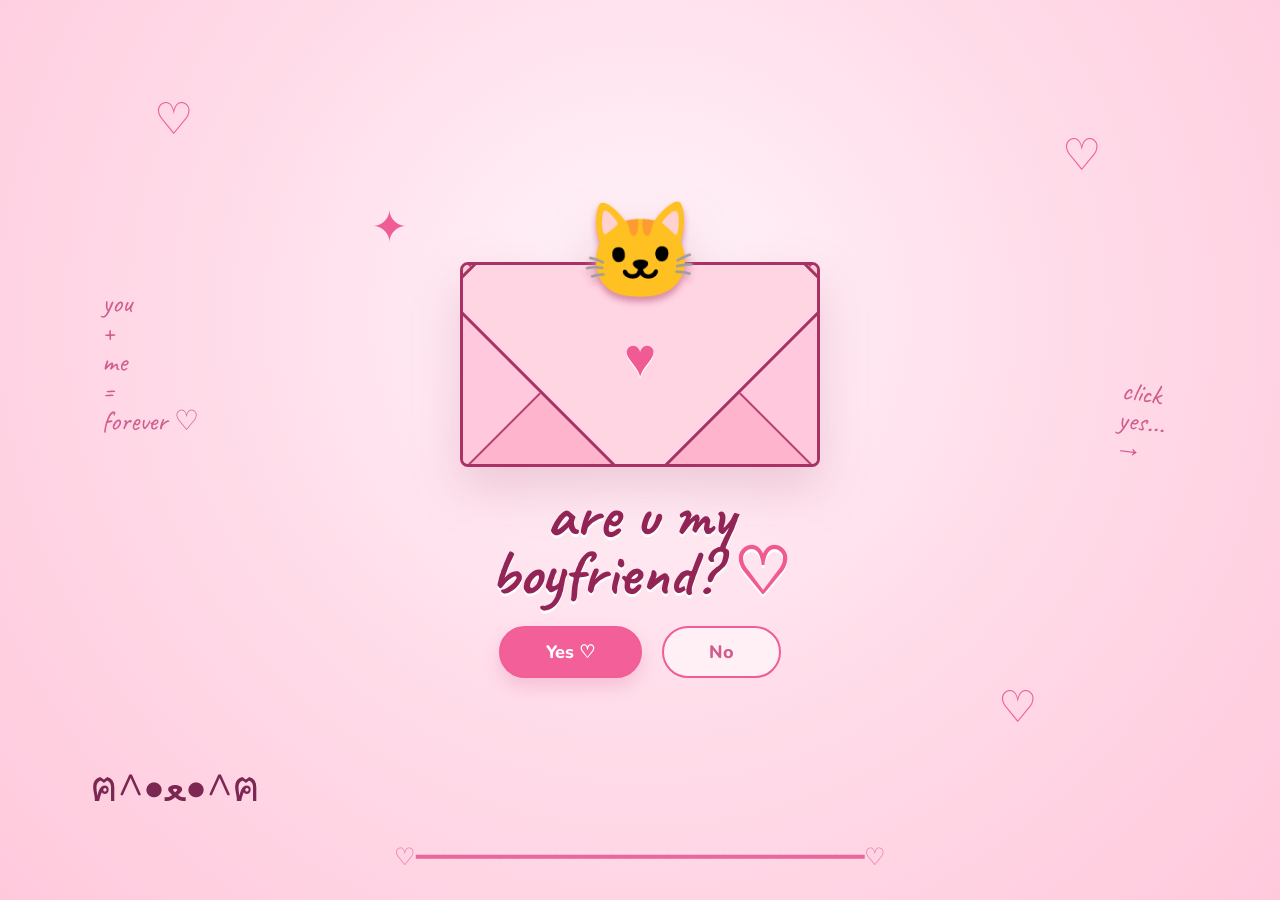
<file: index.html>
<!DOCTYPE html>
<html lang="en">
<head>
  <meta charset="UTF-8">
  <meta name="viewport" content="width=device-width, initial-scale=1.0">
  <title>for my favorite person ♡</title>
  <link rel="preconnect" href="https://fonts.googleapis.com">
  <link rel="preconnect" href="https://fonts.gstatic.com" crossorigin>
  <link href="https://fonts.googleapis.com/css2?family=Caveat:wght@400;500;600;700&family=DM+Mono:wght@400;500&family=Nunito:wght@400;600;700;800&display=swap" rel="stylesheet">
  <link rel="stylesheet" href="style.css">
</head>
<body class="pink-page landing">
  <div class="sparkles"></div>

  <main class="envelope-screen">
    <div class="scribble scribble-left">you<br>+<br>me<br>=<br>forever ♡</div>
    <div class="scribble scribble-right">click<br>yes...<br>→</div>

    <div class="floating-heart h1">♡</div>
    <div class="floating-heart h2">♡</div>
    <div class="floating-heart h3">♡</div>
    <div class="floating-heart h4">✦</div>

    <div class="envelope-wrap" id="envelope">
      <div class="cat-peek">🐱</div>
      <div class="envelope">
        <div class="envelope-flap"></div>
        <div class="envelope-body"></div>
        <div class="envelope-heart">♥</div>
      </div>
    </div>

    <h1>are u my<br>boyfriend? <span>♡</span></h1>

    <div class="choice-row">
      <button class="cute-btn yes-btn" id="yesBtn">Yes ♡</button>
      <button class="cute-btn no-btn" id="noBtn">No</button>
    </div>

    <div class="tiny-cat">ฅ^•ﻌ•^ฅ</div>
    <div class="bottom-doodle">♡━━━━━━━━━━━━━━━━━━━━━━━━━━━━━━━━♡</div>
  </main>

  <div class="toast" id="toast">nice try... but you're stuck with me ♡</div>

  <script src="script.js"></script>
</body>
</html>
</file>
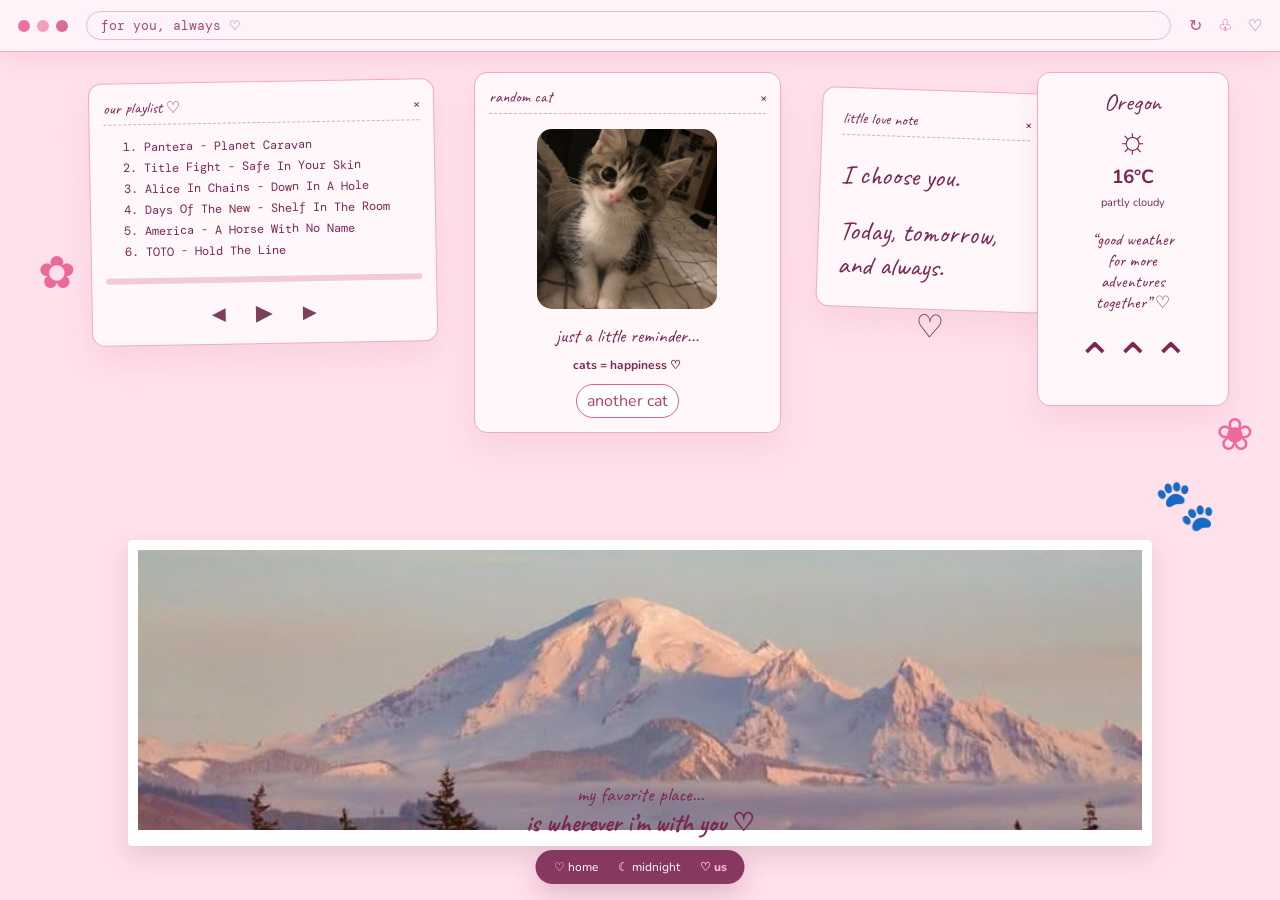
<file: little-things.html>
<!DOCTYPE html>
<html lang="en">
<head>
  <meta charset="UTF-8">
  <meta name="viewport" content="width=device-width, initial-scale=1.0">
  <title>little things ♡</title>
  <link rel="preconnect" href="https://fonts.googleapis.com">
  <link rel="preconnect" href="https://fonts.gstatic.com" crossorigin>
  <link href="https://fonts.googleapis.com/css2?family=Caveat:wght@400;500;600;700&family=DM+Mono:wght@400;500&family=Nunito:wght@400;600;700;800&display=swap" rel="stylesheet">
  <link rel="stylesheet" href="style.css">
</head>
<body class="pink-page inner-page">
  <header class="browser-bar">
    <div class="traffic"><i></i><i></i><i></i></div>
    <div class="address">for you, always ♡</div>
    <div class="browser-icons">↻　♧　♡</div>
  </header>
<section class="playlist-widget widget">
  <div class="widget-head">our playlist ♡ <span>×</span></div>

  <ol id="playlist">
    <li data-song="music/Pantera - Planet Caravan.mp3">
      Pantera - Planet Caravan
    </li>

    <li data-song="music/Safe In Your Skin.mp3">
      Title Fight - Safe In Your Skin
    </li>

    <li data-song="music/Alice In Chains - Down in a Hole (Official HD Video).mp3">
      Alice In Chains - Down In A Hole
    </li>

    <li data-song="music/Days of the New - Shelf in the Room (Lyrics).mp3">
      Days Of The New - Shelf In The Room
    </li>

    <li data-song="music/America - A Horse With No Name (America In Concert, May 24,1973).mp3">
      America - A Horse With No Name
    </li>

    <li data-song="music/Toto - Hold The Line (Lyrics).mp3">
      TOTO - Hold The Line
    </li>
  </ol>

<div class="playlist-progress" id="playlistProgress">
  <div class="playlist-progress-fill" id="playlistProgressFill"></div>
</div>

<div class="mini-controls">
  <button id="miniPrevious">◀</button>
  <button id="miniPlay">▶</button>
  <button id="miniNext">▶</button>
</div>

  <audio id="playlistAudio"></audio>
</section>
 
<section class="cat-widget widget">
  <div class="widget-head">random cat <span>×</span></div>

  <div class="big-cat">
    <img id="catImage" src="images/cat1.jpeg" alt="cute cat">
     <img id="catImage" src="images/cat2.jpeg" alt="cute cat">
      <img id="catImage" src="images/cat3.jpeg" alt="cute cat">
       <img id="catImage" src="images/cat4.jpeg" alt="cute cat">
        <img id="catImage" src="images/cat5.jpeg" alt="cute cat">
  </div>

  <p>just a little reminder...</p>
  <strong>cats = happiness ♡</strong>

  <button id="catButton" class="small-pink-btn">
    another cat
  </button>
</section>

    <section class="love-note widget">
      <div class="widget-head">little love note <span>×</span></div>
      <p>I choose you.</p>
      <p>Today, tomorrow,<br>and always.</p>
      <div class="note-heart">♡</div>
    </section>

    <section class="weather widget">
      <h3>Oregon</h3>
      <div class="weather-icon">☼</div>
      <strong>16°C</strong>
      <span>partly cloudy</span>
      <p>“good weather<br>for more<br>adventures<br>together” ♡</p>
      <div class="tiny-mountains">⌃⌃⌃</div>
    </section>

  <section class="scenic-footer">
  <img src="images/america.jpeg" alt="America">
  <p>my favorite place...<br><strong>is wherever i’m with you ♡</strong></p>
</section>

    <div class="paw">🐾</div>
    <div class="floating-flower f1">✿</div>
    <div class="floating-flower f2">❀</div>
  </main>

  <nav class="page-nav">
    <a href="love.html">♡ home</a><a href="midnight.html">☾ midnight</a><a class="active" href="little-things.html">♡ us</a>
  </nav>
  <script src="script.js"></script>
</body>
</html>
</file>
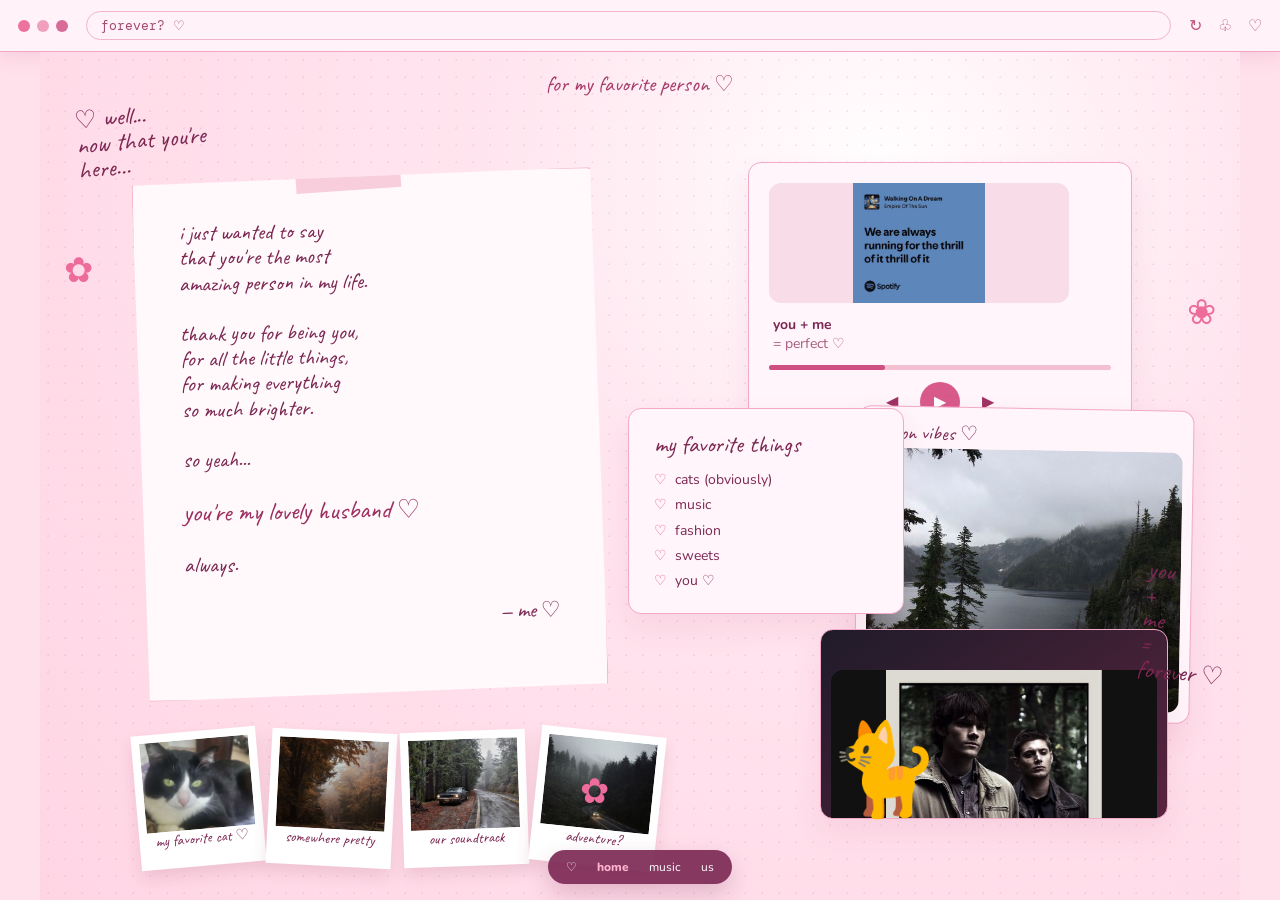
<file: love.html>
<!DOCTYPE html>
<html lang="en">
<head>
  <meta charset="UTF-8">
  <meta name="viewport" content="width=device-width, initial-scale=1.0">
  <title>you + me = forever ♡</title>
  <link rel="preconnect" href="https://fonts.googleapis.com">
  <link rel="preconnect" href="https://fonts.gstatic.com" crossorigin>
  <link href="https://fonts.googleapis.com/css2?family=Caveat:wght@400;500;600;700&family=DM+Mono:wght@400;500&family=Nunito:wght@400;600;700;800&display=swap" rel="stylesheet">
  <link rel="stylesheet" href="style.css">
</head>
<body class="pink-page inner-page">
  <header class="browser-bar">
    <div class="traffic"><i></i><i></i><i></i></div>
    <div class="address">forever? ♡</div>
    <div class="browser-icons">↻　♧　♡</div>
  </header>

  <main class="love-board">
    <div class="board-note top-note">♡ well...<br>now that you're<br>here...</div>
    <div class="board-title">for my favorite person ♡</div>

    <section class="letter card">
      <div class="tape"></div>
      <p>i just wanted to say<br>that you're the most<br>amazing person in my life.</p>
      <p>thank you for being you,<br>for all the little things,<br>for making everything<br>so much brighter.</p>
      <p>so yeah...</p>
      <p class="big-line">you're my lovely husband ♡</p>
      <p>always.</p>
      <p class="signature">— me ♡</p>
    </section>

    <section class="music-card card">
  <div class="album-art">
    <img src="images/you-and-me.jpeg" alt="you + me">
  </div>
      <div class="track-info">
        <strong>you + me</strong>
        <span>= perfect ♡</span>
      </div>
      <div class="progress"><span></span></div>
      <div class="player-controls">
        <button>◀</button><button class="play" id="playBtn">▶</button><button>▶</button>
      </div>
      <div class="equalizer" id="equalizer"><b></b><b></b><b></b><b></b><b></b><b></b><b></b></div>
      <audio id="loveSong" src="music/02 - Walking On A Dream.mp3"></audio>
    </section>

   <section class="oregon-card card">
  <div class="card-label">oregon vibes ♡</div>
  <div class="oregon-photo">
    <img src="images/oregon.jpeg" alt="Oregon">
  </div>
</section>

    <section class="favorites card">
      <h2>my favorite things</h2>
      <ul>
        <li>cats (obviously)</li>
        <li>music</li>
        <li>fashion</li>
        <li>sweets</li>
        <li>you ♡</li>
      </ul>
    </section>

 <section class="supernatural card">
  <div class="sp-image">
    <img src="images/supernatural.jpeg" alt="Supernatural">
  </div>
  <h2>SUPERNATURAL</h2>
  <p>same team, always ♡</p>
</section>

  <div class="polaroids">

  <div class="polaroid rotate-a">
    <div class="polaroid-image">
      <img src="images/cat.webp" alt="My favorite cat">
    </div>
    <span>my favorite cat ♡</span>
  </div>

  <div class="polaroid rotate-b">
    <div class="polaroid-image">
      <img src="images/pretty.jpeg" alt="Somewhere pretty">
    </div>
    <span>somewhere pretty</span>
  </div>

  <div class="polaroid rotate-c">
    <div class="polaroid-image">
      <img src="images/soundtrack.jpeg" alt="Our soundtrack">
    </div>
    <span>our soundtrack</span>
  </div>

  <div class="polaroid rotate-d">
    <div class="polaroid-image">
      <img src="images/adventure.jpeg" alt="Adventure">
    </div>
    <span>adventure?</span>
  </div>

</div>
    <div class="sleepy-cat">🐈</div>
    <div class="side-note">you<br>+<br>me<br>=<br>forever ♡</div>
    <div class="flower flower-a">✿</div><div class="flower flower-b">✿</div><div class="flower flower-c">❀</div>
  </main>

  <nav class="page-nav">
    <a href="index.html">♡</a><a class="active" href="love.html">home</a><a href="midnight.html">music</a><a href="little-things.html">us</a>
  </nav>
  <script src="script.js"></script>
</body>
</html>
</file>
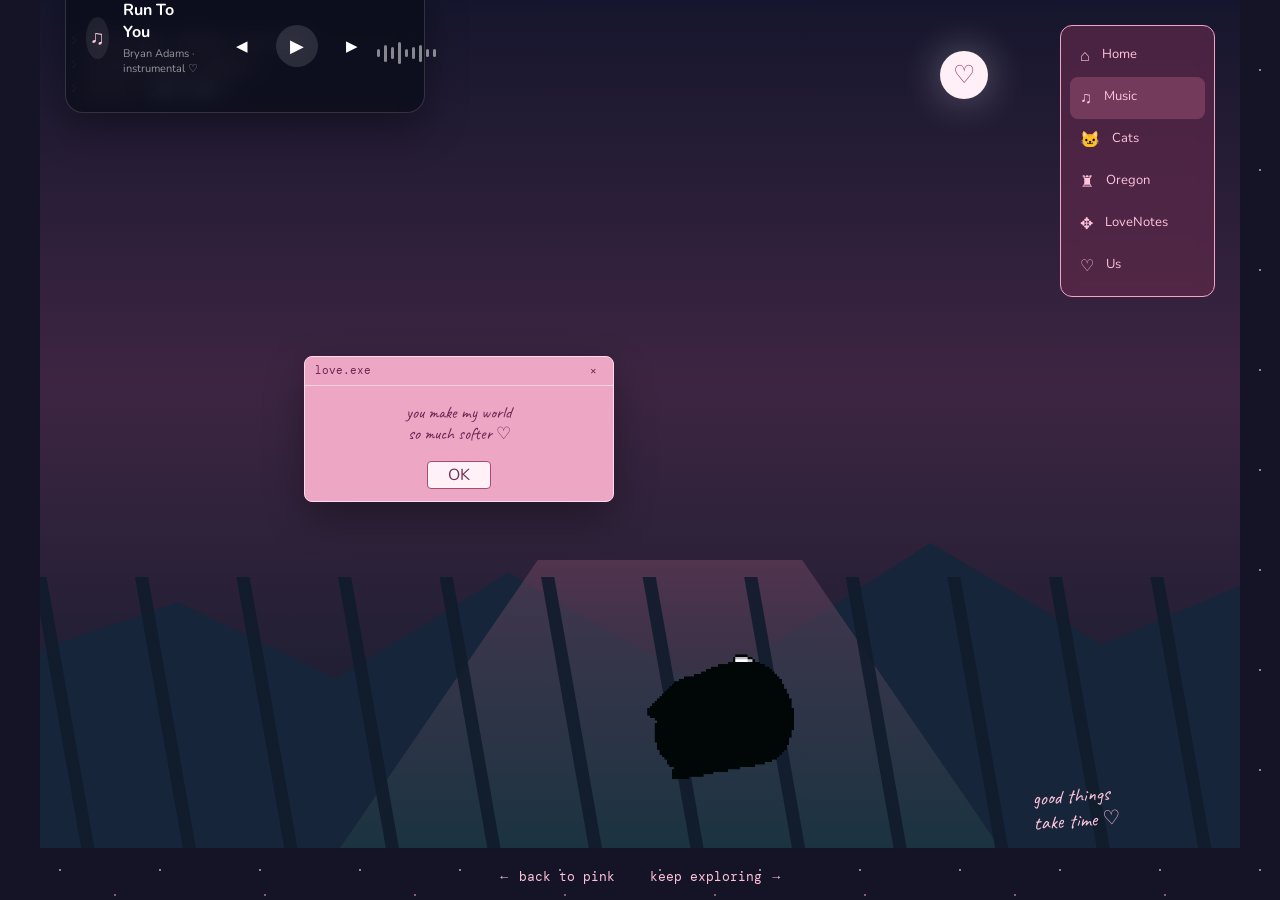
<file: midnight.html>
<!DOCTYPE html>
<html lang="en">
<head>
  <meta charset="UTF-8">
  <meta name="viewport" content="width=device-width, initial-scale=1.0">
  <title>endless love.exe</title>
  <link rel="preconnect" href="https://fonts.googleapis.com">
  <link rel="preconnect" href="https://fonts.gstatic.com" crossorigin>
  <link href="https://fonts.googleapis.com/css2?family=Caveat:wght@400;500;600;700&family=DM+Mono:wght@400;500&family=Nunito:wght@400;600;700;800&display=swap" rel="stylesheet">
  <link rel="stylesheet" href="style.css">
</head>
<body class="night-page">
  <div class="stars"></div>
  <div class="shooting-star"></div>

  <main class="terminal-scene">
    <div class="terminal-log">
      <p>> executing: <span>endless love.exe</span></p>
      <p>> loading happy moments<span class="dots">...</span></p>
      <p>> result: <strong>you & me ♡</strong></p>
    </div>

    <div class="moon">♡</div>

    <aside class="night-menu">
      <a href="love.html">⌂ <span>Home</span></a>
      <a href="midnight.html" class="selected">♫ <span>Music</span></a>
      <a href="little-things.html">🐱 <span>Cats</span></a>
      <a href="little-things.html">♜ <span>Oregon</span></a>
      <a href="love.html">✥ <span>LoveNotes</span></a>
      <a href="little-things.html">♡ <span>Us</span></a>
    </aside>

    <div class="terminal-window">
      <div class="window-top"><span>love.exe</span><button>×</button></div>
      <p>you make my world<br>so much softer ♡</p>
      <button class="ok-button" id="okButton">OK</button>
    </div>

    <div class="night-hills"></div>
    <div class="night-lake"></div>
    <div class="night-pines"></div>

    <div class="night-player">

  <div class="night-song">
    <span class="night-music-icon">♫</span>

    <div>
      <strong>Run To You</strong>
      <small>Bryan Adams · instrumental ♡</small>
    </div>
  </div>

  <div class="night-progress" id="nightProgress">
    <div class="night-progress-fill" id="nightProgressFill"></div>
  </div>

  <div class="night-controls">
    <button id="nightPrevious">◀</button>

    <button id="nightPlay" class="night-play">▶</button>

    <button id="nightNext">▶</button>
  </div>

  <div class="wave" id="nightWave">
    <i></i>
    <i></i>
    <i></i>
    <i></i>
    <i></i>
    <i></i>
    <i></i>
    <i></i>
    <i></i>
  </div>

  <audio
    id="nightSong"
    src="music/Run To You - Bryan Adams - INSTRUMENTAL - best part (Tiktok Edition)  Pacific Northwest aesthetics.mp3">
  </audio>

</div>
   <div class="black-cat">
  <img src="images/blackcat.gif" alt="black-cat">
</div>
    <div class="night-note">good things<br>take time ♡</div>
  </main>

  <nav class="night-nav"><a href="love.html">← back to pink</a><a href="little-things.html">keep exploring →</a></nav>
  <script src="script.js"></script>
</body>
</html>
</file>
<file: style.css>
*{box-sizing:border-box}
html,body{margin:0;min-height:100%;font-family:Nunito,sans-serif}
button,a{font:inherit}
button{cursor:pointer}
a{text-decoration:none;color:inherit}

.pink-page{background:#ffdce9;color:#7b2752}

.landing{
  min-height:100vh;
  overflow:hidden;
  background:radial-gradient(circle at 50% 35%,#fff5fa 0,#ffdce9 48%,#ffc9dc 100%)
}

.envelope-screen{
  min-height:100vh;
  position:relative;
  display:flex;
  flex-direction:column;
  align-items:center;
  justify-content:center;
  padding:30px
}

.envelope-screen h1{
  font-family:Caveat,cursive;
  font-size:64px;
  line-height:.9;
  text-align:center;
  color:#922456;
  margin:20px 0 24px;
  font-weight:700;
  text-shadow:0 3px #fff
}

.envelope-screen h1 span{color:#f05a91}

.envelope-wrap{
  position:relative;
  width:360px;
  height:245px;
  filter:drop-shadow(0 22px 24px rgba(163,42,94,.18));
  transition:.4s
}

.envelope-wrap:hover{
  transform:translateY(-7px) rotate(-1deg)
}

.envelope{
  position:absolute;
  bottom:0;
  width:100%;
  height:205px;
  background:#ffb4ce;
  border:3px solid #a93265;
  border-radius:8px;
  overflow:hidden
}

.envelope-body:before,
.envelope-body:after{
  content:"";
  position:absolute;
  bottom:-5px;
  width:205px;
  height:205px;
  background:#ffc8dc;
  border:2px solid #b64172;
  transform:rotate(45deg)
}

.envelope-body:before{left:-145px}
.envelope-body:after{right:-145px}

.envelope-flap{
  position:absolute;
  top:-110px;
  left:37px;
  width:280px;
  height:280px;
  background:#ffd4e3;
  border:3px solid #a93265;
  transform:rotate(45deg);
  z-index:2
}

.envelope-heart{
  position:absolute;
  z-index:5;
  left:50%;
  top:47%;
  transform:translate(-50%,-50%);
  font-size:54px;
  color:#f05b93;
  text-shadow:0 2px #fff
}

.cat-peek{
  position:absolute;
  z-index:7;
  left:50%;
  top:-34px;
  transform:translateX(-50%);
  font-size:95px;
  filter:drop-shadow(0 5px 3px #d68ba8)
}

.choice-row{
  display:flex;
  gap:20px
}

.cute-btn{
  border-radius:999px;
  padding:12px 45px;
  border:2px solid #ef5e98;
  font-size:18px;
  font-weight:800;
  transition:.2s
}

.yes-btn{
  background:#f35f98;
  color:#fff;
  box-shadow:0 9px 18px #e883aa55
}

.yes-btn:hover{
  transform:translateY(-3px) scale(1.04)
}

.no-btn{
  background:#fff0f6;
  color:#d35c8c
}

.no-btn.runaway{
  position:fixed
}

.scribble{
  position:absolute;
  font:28px/1.05 Caveat;
  color:#d05c8d;
  z-index:3
}

.scribble-left{
  left:8%;
  top:32%
}

.scribble-right{
  right:9%;
  top:42%;
  transform:rotate(7deg)
}

.tiny-cat{
  position:absolute;
  left:7%;
  bottom:9%;
  font-size:42px
}

.bottom-doodle{
  position:absolute;
  bottom:3%;
  font-size:24px;
  color:#e9689b
}

.floating-heart{
  position:absolute;
  color:#ef5d96;
  font-size:44px;
  animation:float 3s ease-in-out infinite
}

.h1{
  top:10%;
  left:12%
}

.h2{
  top:14%;
  right:14%;
  animation-delay:.7s
}

.h3{
  bottom:18%;
  right:19%;
  animation-delay:1.2s
}

.h4{
  top:22%;
  left:29%;
  animation-delay:1.7s
}

@keyframes float{
  50%{
    transform:translateY(-13px) rotate(8deg)
  }
}

.toast{
  position:fixed;
  left:50%;
  bottom:30px;
  transform:translate(-50%,120px);
  background:#8e285b;
  color:white;
  padding:13px 22px;
  border-radius:999px;
  box-shadow:0 10px 30px #6d194633;
  transition:.4s;
  z-index:100
}

.toast.show{
  transform:translate(-50%,0)
}

.browser-bar{
  height:52px;
  margin:0 auto;
  background:#fff2f8;
  border-bottom:1px solid #f3a5c4;
  display:flex;
  align-items:center;
  padding:0 18px;
  gap:18px;
  box-shadow:0 4px 20px #b9326520
}

.traffic{
  display:flex;
  gap:7px
}

.traffic i{
  width:12px;
  height:12px;
  border-radius:50%;
  background:#ed739f;
  display:block
}

.traffic i:nth-child(2){background:#f0a0bb}
.traffic i:nth-child(3){background:#d96b98}

.address{
  flex:1;
  border:1px solid #f4b4cc;
  border-radius:20px;
  padding:5px 14px;
  color:#a34b70;
  font:13px "DM Mono"
}

.browser-icons{
  color:#bf557d
}

.inner-page{
  min-height:100vh;
  background:#ffe1eb
}

.love-board,
.little-board{
  position:relative;
  max-width:1200px;
  min-height:calc(100vh - 52px);
  margin:auto;
  padding:50px 70px;
  background:radial-gradient(circle at 70% 15%,#fff 0,#ffe5ef 35%,#ffd5e4 100%);
  overflow:hidden
}

.love-board:before,
.little-board:before{
  content:"";
  position:absolute;
  inset:0;
  opacity:.18;
  background-image:radial-gradient(#e46a9a 1px,transparent 1px);
  background-size:17px 17px;
  pointer-events:none
}

.board-title{
  position:absolute;
  top:18px;
  left:50%;
  transform:translateX(-50%);
  font:22px Caveat;
  color:#a53b69
}

.board-note{
  position:absolute;
  font:25px/1 Caveat;
  transform:rotate(-5deg)
}

.top-note{
  left:3%;
  top:6%
}

.card,
.widget{
  background:#fff5fa;
  border:1px solid #f2aac7;
  border-radius:13px;
  box-shadow:0 14px 30px #b53e6a18;
  position:absolute
}

.letter{
  left:8%;
  top:14%;
  width:39%;
  min-height:470px;
  padding:46px 45px;
  font:22px/1.15 Caveat;
  background:#fff9fb;
  transform:rotate(-1deg);
  clip-path:polygon(0 2%,98% 0,100% 98%,2% 100%)
}

.letter p{
  margin:0 0 25px
}

.letter .big-line{
  font-size:26px;
  color:#9d2e60
}

.signature{
  text-align:right
}

.tape{
  position:absolute;
  top:-10px;
  left:35%;
  width:105px;
  height:28px;
  background:#f5b9ceaa;
  transform:rotate(-3deg)
}

.music-card{
  right:9%;
  top:13%;
  width:32%;
  padding:20px
}

.album-art{
  height:105px;
  border-radius:10px;
  display:flex;
  align-items:center;
  justify-content:center;
  font-size:54px
}

.forest-art{
  background:linear-gradient(#eaa5bc,#8f5270 55%,#283348)
}

.track-info{
  padding:12px 4px;
  display:flex;
  flex-direction:column;
  font-size:14px
}

.track-info span{
  color:#a75a7a
}

.progress{
  height:5px;
  background:#f3bfd1;
  border-radius:5px
}

.progress span{
  display:block;
  width:34%;
  height:100%;
  background:#cf4f83;
  border-radius:5px
}

.player-controls{
  text-align:center;
  padding:12px
}

.player-controls button{
  border:0;
  background:none;
  color:#9e3464;
  margin:0 8px
}

.player-controls .play{
  width:40px;
  height:40px;
  border-radius:50%;
  background:#d85a8b;
  color:#fff
}

.equalizer{
  display:flex;
  gap:4px;
  justify-content:center;
  align-items:end;
  height:18px
}

.equalizer b{
  width:4px;
  background:#d55a8b;
  height:6px
}

.equalizer.playing b{
  animation:eq .5s infinite alternate
}

.equalizer b:nth-child(2){animation-delay:.1s}
.equalizer b:nth-child(3){animation-delay:.2s}
.equalizer b:nth-child(4){animation-delay:.3s}

@keyframes eq{
  to{
    height:18px
  }
}

.oregon-card{
  right:4%;
  top:42%;
  width:28%;
  padding:10px;
  transform:rotate(1deg)
}

.card-label{
  font:20px Caveat;
  padding:3px
}

.oregon-photo{
  height:170px;
  border-radius:7px;
  overflow:hidden;
  background:linear-gradient(#ec9dbb,#b05e82 55%,#263b43);
  position:relative
}

.mountain{
  position:absolute;
  bottom:0;
  border-style:solid;
  border-width:0 90px 130px;
  border-color:transparent transparent #53656b
}

.m1{left:10%}

.m2{
  left:45%;
  border-width:0 110px 105px;
  border-color:transparent transparent #394e57
}

.pine{
  position:absolute;
  bottom:0;
  width:0;
  height:0;
  border-left:18px solid transparent;
  border-right:18px solid transparent;
  border-bottom:70px solid #263c3c
}

.p1{left:18%}
.p2{
  right:20%;
  transform:scale(1.4)
}

.favorites{
  left:49%;
  top:42%;
  width:23%;
  padding:20px 25px
}

.favorites h2{
  font:24px Caveat;
  margin:0 0 8px
}

.favorites ul{
  list-style:none;
  margin:0;
  padding:0;
  font-size:14px;
  line-height:1.8
}

.favorites li:before{
  content:"♡";
  color:#e75c91;
  margin-right:8px
}

.supernatural{
  right:6%;
  top:68%;
  width:29%;
  height:190px;
  background:linear-gradient(145deg,#1f1b29,#5a243f);
  color:#fff;
  text-align:center;
  padding:40px 10px;
  overflow:hidden
}

.supernatural h2{
  font:700 24px Nunito;
  letter-spacing:2px
}

.supernatural p{
  font:17px Caveat
}

.sp-symbol{
  font-size:35px
}

.sp-stars{
  position:absolute;
  top:15px;
  left:0;
  right:0;
  color:#e18ba9
}

.polaroids{
  position:absolute;
  left:8%;
  bottom:4%;
  display:flex;
  gap:8px
}

.polaroid{
  width:125px;
  padding:8px 8px 18px;
  background:white;
  box-shadow:0 8px 15px #842b4d22;
  text-align:center;
  font:15px Caveat
}

.polaroid>div{
  height:90px;
  background:#ffd5e3;
  display:flex;
  align-items:center;
  justify-content:center;
  font-size:48px
}

.rotate-a{transform:rotate(-5deg)}
.rotate-b{transform:rotate(3deg)}
.rotate-c{transform:rotate(-2deg)}
.rotate-d{transform:rotate(6deg)}

.mini-oregon{
  background:linear-gradient(#ec9dbb,#47646a)!important
}

.mini-forest{
  background:linear-gradient(#f5a9c5,#35464e)!important
}

.sleepy-cat{
  position:absolute;
  right:25%;
  bottom:8%;
  font-size:90px
}

.side-note{
  position:absolute;
  right:1%;
  top:60%;
  font:25px/1 Caveat;
  transform:rotate(6deg)
}

.flower{
  position:absolute;
  color:#ed6c9b;
  font-size:35px;
  animation:float 3s infinite
}

.flower-a{
  left:2%;
  top:23%
}

.flower-b{
  left:45%;
  bottom:10%
}

.flower-c{
  right:2%;
  top:28%
}

.page-nav{
  position:fixed;
  bottom:16px;
  left:50%;
  transform:translateX(-50%);
  z-index:30;
  background:#7c2854e8;
  color:#fff;
  padding:9px 18px;
  border-radius:999px;
  display:flex;
  gap:20px;
  font-size:12px;
  box-shadow:0 10px 25px #6d194633
}

.page-nav a.active{
  font-weight:800;
  color:#ffb5cf
}

.night-page{
  min-height:100vh;
  background:#141426;
  color:#ffc5dc;
  overflow:hidden
}

.terminal-scene{
  height:calc(100vh - 52px);
  position:relative;
  max-width:1200px;
  margin:auto;
  overflow:hidden;
  background:linear-gradient(#15162d 0%,#3d2542 45%,#101b2b 100%)
}

.stars{
  position:fixed;
  inset:0;
  background-image:
    radial-gradient(#fff 1px,transparent 1px),
    radial-gradient(#f7a4c6 1px,transparent 1px);
  background-size:100px 100px,150px 150px;
  background-position:10px 20px,40px 70px;
  opacity:.5
}

.terminal-log{
  position:absolute;
  top:25px;
  left:30px;
  font:13px "DM Mono";
  z-index:5
}

.terminal-log p{
  margin:7px 0
}

.terminal-log strong{
  color:#fff
}

.dots{
  animation:blink 1s infinite
}

.moon{
  position:absolute;
  right:21%;
  top:6%;
  width:48px;
  height:48px;
  border-radius:50%;
  background:#fff0f7;
  color:#9e3969;
  display:flex;
  align-items:center;
  justify-content:center;
  font-size:25px;
  box-shadow:0 0 40px #fff5
}

.night-menu{
  position:absolute;
  right:25px;
  top:25px;
  width:155px;
  padding:9px;
  background:#5d294ab8;
  border:1px solid #f2a6c6;
  border-radius:12px;
  backdrop-filter:blur(8px);
  z-index:10
}

.night-menu a{
  display:flex;
  gap:12px;
  padding:10px;
  border-radius:8px
}

.night-menu a:hover,
.night-menu .selected{
  background:#e477a044
}

.night-menu span{
  font-size:13px
}

.terminal-window{
  position:absolute;
  left:22%;
  top:42%;
  z-index:8;
  width:310px;
  background:#ffb5d2e8;
  border:1px solid #ffdbeb;
  color:#6f2450;
  border-radius:8px;
  text-align:center;
  box-shadow:0 15px 40px #0005
}

.window-top{
  display:flex;
  justify-content:space-between;
  padding:6px 10px;
  border-bottom:1px solid #ffffff77;
  font:11px "DM Mono"
}

.window-top button{
  background:none;
  border:0;
  color:#6f2450
}

.terminal-window p{
  font:17px Caveat;
  line-height:1.2
}

.ok-button{
  margin:0 0 12px;
  padding:2px 20px;
  background:#fff1f7;
  border:1px solid #a74c75;
  border-radius:4px;
  color:#713052
}

.night-hills{
  position:absolute;
  bottom:0;
  left:-5%;
  width:110%;
  height:50%;
  background:#17253a;
  clip-path:polygon(0 58%,15% 42%,27% 60%,40% 35%,55% 62%,72% 28%,85% 52%,100% 32%,100% 100%,0 100%)
}

.night-lake{
  position:absolute;
  bottom:0;
  left:25%;
  width:55%;
  height:34%;
  background:linear-gradient(#9d597a55,#1b3340);
  clip-path:polygon(30% 0,70% 0,100% 100%,0 100%)
}

.night-pines{
  position:absolute;
  bottom:0;
  left:0;
  right:0;
  height:32%;
  background:repeating-linear-gradient(80deg,transparent 0 40px,#101b2b 41px 53px,transparent 54px 100px);
  opacity:.9
}

.night-player{
  position:absolute;
  left:25px;
  bottom:22px;
  display:flex;
  align-items:center;
  gap:13px;
  font-size:20px;
  z-index:10
}

.wave{
  display:flex;
  gap:3px;
  align-items:center;
  height:25px
}

.wave i{
  width:3px;
  height:8px;
  background:#f4a6c6
}

.wave i:nth-child(2),
.wave i:nth-child(7){
  height:17px
}

.wave i:nth-child(3),
.wave i:nth-child(6){
  height:12px
}

.wave i:nth-child(4){
  height:22px
}

.night-cat{
  position:absolute;
  left:43%;
  bottom:18px;
  font-size:60px;
  z-index:11
}

.night-note{
  position:absolute;
  right:10%;
  bottom:15px;
  font:20px Caveat;
  transform:rotate(-4deg);
  z-index:11
}

.night-nav{
  position:fixed;
  bottom:15px;
  left:50%;
  transform:translateX(-50%);
  display:flex;
  gap:35px;
  color:#ffc2da;
  font:13px "DM Mono";
  z-index:30
}

.shooting-star{
  position:fixed;
  top:18%;
  left:15%;
  width:100px;
  height:1px;
  background:#fff;
  transform:rotate(25deg);
  box-shadow:0 0 8px #fff;
  animation:shoot 5s infinite
}

@keyframes shoot{
  0%,70%{
    opacity:0;
    transform:translate(0) rotate(25deg)
  }
  75%{opacity:1}
  90%{
    opacity:0;
    transform:translate(280px,140px) rotate(25deg)
  }
}

@keyframes blink{
  50%{opacity:.2}
}

.little-board{
  min-height:calc(100vh - 52px)
}

.widget{
  padding:14px;
  background:#fff7fa
}

.widget-head{
  font:16px Caveat;
  border-bottom:1px dashed #e8a5bd;
  padding-bottom:6px;
  margin-bottom:10px;
  display:flex;
  justify-content:space-between
}

.playlist-widget{
  left:7%;
  top:9%;
  width:27%;
  transform:rotate(-1deg)
}

.playlist-widget ol{
  font:12px "DM Mono";
  line-height:1.75
}

.wave-big{
  font-size:22px;
  color:#d7588a;
  letter-spacing:-5px;
  overflow:hidden
}

.mini-controls{
  text-align:center;
  margin-top:5px
}

.mini-controls button{
  border:0;
  background:#d75a8b;
  color:#fff;
  border-radius:50%
}

.cat-widget{
  left:37%;
  top:8%;
  width:24%;
  text-align:center
}

.big-cat{
  font-size:100px;
  background:#ffd8e6;
  border-radius:8px;
  margin-bottom:8px
}

.cat-widget p{
  margin:5px;
  font:19px Caveat
}

.cat-widget strong{
  font-size:12px
}

.small-pink-btn{
  display:block;
  margin:9px auto 0;
  border:1px solid #e45f94;
  background:#fff;
  color:#b33d6e;
  border-radius:99px;
  padding:5px 10px
}

.love-note{
  left:64%;
  top:10%;
  width:18%;
  height:220px;
  padding:20px;
  transform:rotate(2deg)
}

.love-note p{
  font:27px Caveat;
  margin:22px 0
}

.note-heart{
  text-align:center;
  font-size:32px
}

.weather{
  right:4%;
  top:8%;
  width:15%;
  text-align:center
}

.weather h3{
  margin:0;
  font:24px Caveat
}

.weather-icon{
  font-size:35px
}

.weather strong{
  display:block;
  font-size:19px
}

.weather span{
  font-size:11px
}

.weather p{
  font:17px Caveat
}

.tiny-mountains{
  font-size:45px
}

.scenic-footer{
  position:absolute;
  left:50%;
  right:auto;
  bottom:6%;
  width:80%;
  height:34%;
  transform:translateX(-50%);
  background:#fff;
  padding:10px 10px 45px;
  border-radius:4px;
  box-shadow:0 10px 25px #5c294526;
}

.scenic-footer img{
  width:100%;
  height:100%;
  object-fit:cover;
  display:block;
}

.scenic-footer p{
  position:absolute;
  left:0;
  right:0;
  bottom:7px;
  width:100%;
  margin:0;
  text-align:center;
  color:#7b2752;
  font:20px Caveat;
}

.scenic-footer p strong{
  font-size:25px;
}

.paw{
  position:absolute;
  right:5%;
  bottom:40%;
  font-size:50px
}

.floating-flower{
  position:absolute;
  font-size:45px;
  color:#ec6a9b;
  animation:float 4s infinite
}

.f1{
  left:3%;
  top:27%
}

.f2{
  right:2%;
  top:45%
}

@media(max-width:850px){
  .envelope-screen h1{
    font-size:48px
  }

  .scribble{
    display:none
  }

  .envelope-wrap{
    transform:scale(.78)
  }

  .love-board,
  .little-board{
    padding:20px;
    min-height:1100px
  }

  .letter,
  .music-card,
  .oregon-card,
  .favorites,
  .supernatural,
  .playlist-widget,
  .cat-widget,
  .love-note,
  .weather{
    position:relative;
    left:auto;
    right:auto;
    top:auto;
    width:100%;
    margin:20px 0;
    transform:none
  }

  .letter{
    min-height:auto
  }

  .polaroids{
    position:relative;
    left:auto;
    bottom:auto;
    flex-wrap:wrap;
    margin:30px 0
  }

  .sleepy-cat,
  .side-note,
  .flower{
    display:none
  }

  .scenic-footer{
    position:relative;
    left:auto;
    right:auto;
    bottom:auto;
    margin-top:30px;
    height:300px
  }

  .terminal-scene{
    height:900px
  }

  .night-menu{
    right:15px;
    top:75px
  }

  .terminal-window{
    left:8%;
    top:45%;
    width:80%
  }

  .night-cat{
    left:45%
  }

  .night-note{
    right:5%
  }

  .page-nav{
    white-space:nowrap
  }

  .weather{
    height:auto
  }

  .board-title{
    display:none
  }
}

.polaroid-image {
  width: 100%;
  height: 150px;
  overflow: hidden;
  background: #f8dce8;
}

.polaroid-image img {
  width: 100%;
  height: 100%;
  object-fit: cover;
  display: block;
}

/* =========================
   SPECIAL IMAGE SIZING
   ========================= */

/* OREGON */
.oregon-photo {
  width: 100%;
  height: 260px;
  overflow: hidden;
  border-radius: 12px;
}

.oregon-photo img {
  width: 100%;
  height: 100%;
  object-fit: cover;
  object-position: center;
  display: block;
}

.album-art {
  width: 300px;
  height: 120px;
  overflow: hidden;
  border-radius: 12px;
  flex-shrink: 0;
  background: #f8dce8;
}

.album-art img {
  width: 100%;
  height: 100%;
  object-fit: contain;
  display: block;
}

.sp-image {
  width: 100%;
  height: 320px;
  overflow: hidden;
  border-radius: 12px;
  background: #111;
}

.sp-image img {
  width: 100%;
  height: 100%;
  object-fit: contain;
  object-position: center;
  display: block;
}

.playlist-progress {
  width: 100%;
  height: 6px;
  background: #f1cbdc;
  border-radius: 10px;
  margin: 15px 0;
  cursor: pointer;
  overflow: hidden;
}

.playlist-progress-fill {
  width: 0%;
  height: 100%;
  background: #d96b9a;
  border-radius: 10px;
  transition: width 0.1s linear;
}

.mini-controls {
  display: flex;
  justify-content: center;
  align-items: center;
  gap: 18px;
}

.mini-controls button {
  border: none;
  background: transparent;
  cursor: pointer;
  font-size: 18px;
  color: #7d405c;
}

.mini-controls button:hover {
  transform: scale(1.15);
}

#miniPlay {
  font-size: 22px;
}

.playlist-widget ol li {
  cursor: pointer;
  transition: 0.2s ease;
}

.playlist-widget ol li:hover {
  color: #d96b9a;
  transform: translateX(4px);
}

.playlist-widget ol li.selected {
  color: #d96b9a;
  font-weight: 800;
}

/* =========================
   MIDNIGHT MUSIC PLAYER
   ========================= */

.night-player {
  position: relative;
  z-index: 10;
  width: 360px;
  padding: 20px;
  border: 1px solid rgba(255, 255, 255, 0.15);
  border-radius: 18px;
  background: rgba(10, 12, 25, 0.75);
  backdrop-filter: blur(10px);
  box-shadow: 0 15px 40px rgba(0, 0, 0, 0.35);
}

.night-song {
  display: flex;
  align-items: center;
  gap: 14px;
  margin-bottom: 16px;
}

.night-music-icon {
  width: 42px;
  height: 42px;
  display: flex;
  align-items: center;
  justify-content: center;
  border-radius: 50%;
  background: rgba(255, 255, 255, 0.08);
  font-size: 20px;
}

.night-song strong {
  display: block;
  color: white;
  font-size: 16px;
}

.night-song small {
  display: block;
  margin-top: 3px;
  color: rgba(255, 255, 255, 0.55);
  font-size: 11px;
}

.night-progress {
  width: 100%;
  height: 5px;
  margin: 12px 0 16px;
  background: rgba(255, 255, 255, 0.12);
  border-radius: 10px;
  cursor: pointer;
  overflow: hidden;
}

.night-progress-fill {
  width: 0%;
  height: 100%;
  background: rgba(255, 255, 255, 0.75);
  border-radius: 10px;
}

.night-controls {
  display: flex;
  justify-content: center;
  align-items: center;
  gap: 22px;
}

.night-controls button {
  border: none;
  background: transparent;
  color: white;
  cursor: pointer;
  font-size: 15px;
  transition: 0.2s ease;
}

.night-controls button:hover {
  transform: scale(1.15);
}

.night-controls .night-play {
  width: 42px;
  height: 42px;
  border-radius: 50%;
  background: rgba(255, 255, 255, 0.12);
  font-size: 18px;
}

.wave {
  height: 25px;
  margin-top: 15px;
  display: flex;
  justify-content: center;
  align-items: center;
  gap: 4px;
}

.wave i {
  width: 3px;
  height: 8px;
  border-radius: 5px;
  background: rgba(255, 255, 255, 0.5);
}

.wave.playing i {
  animation: nightWave 0.8s ease-in-out infinite alternate;
}

.wave.playing i:nth-child(2) {
  animation-delay: 0.1s;
}

.wave.playing i:nth-child(3) {
  animation-delay: 0.2s;
}

.wave.playing i:nth-child(4) {
  animation-delay: 0.3s;
}

.wave.playing i:nth-child(5) {
  animation-delay: 0.15s;
}

.wave.playing i:nth-child(6) {
  animation-delay: 0.25s;
}

.wave.playing i:nth-child(7) {
  animation-delay: 0.35s;
}

.wave.playing i:nth-child(8) {
  animation-delay: 0.2s;
}

.wave.playing i:nth-child(9) {
  animation-delay: 0.1s;
}

@keyframes nightWave {
  from {
    height: 6px;
  }

  to {
    height: 22px;
  }
}

.black-cat {
  position: absolute;
  bottom: 20px;
  left: 50%;s
  transform: translateX(-50%);
  z-index: 10;
}

.black-cat img {
  width: 220px;
  height: auto;
  display: block;
}

.big-cat {
  width: 180px;
  height: 180px;
  margin: 15px auto;
  overflow: hidden;
  border-radius: 15px;
}

.big-cat img {
  width: 100%;
  height: 100%;
  object-fit: cover;
  display: block;
}

.scenic-footer img {
  width: 100%;
  height: 280px;
  object-fit: cover;
  display: block;
}
</file>
